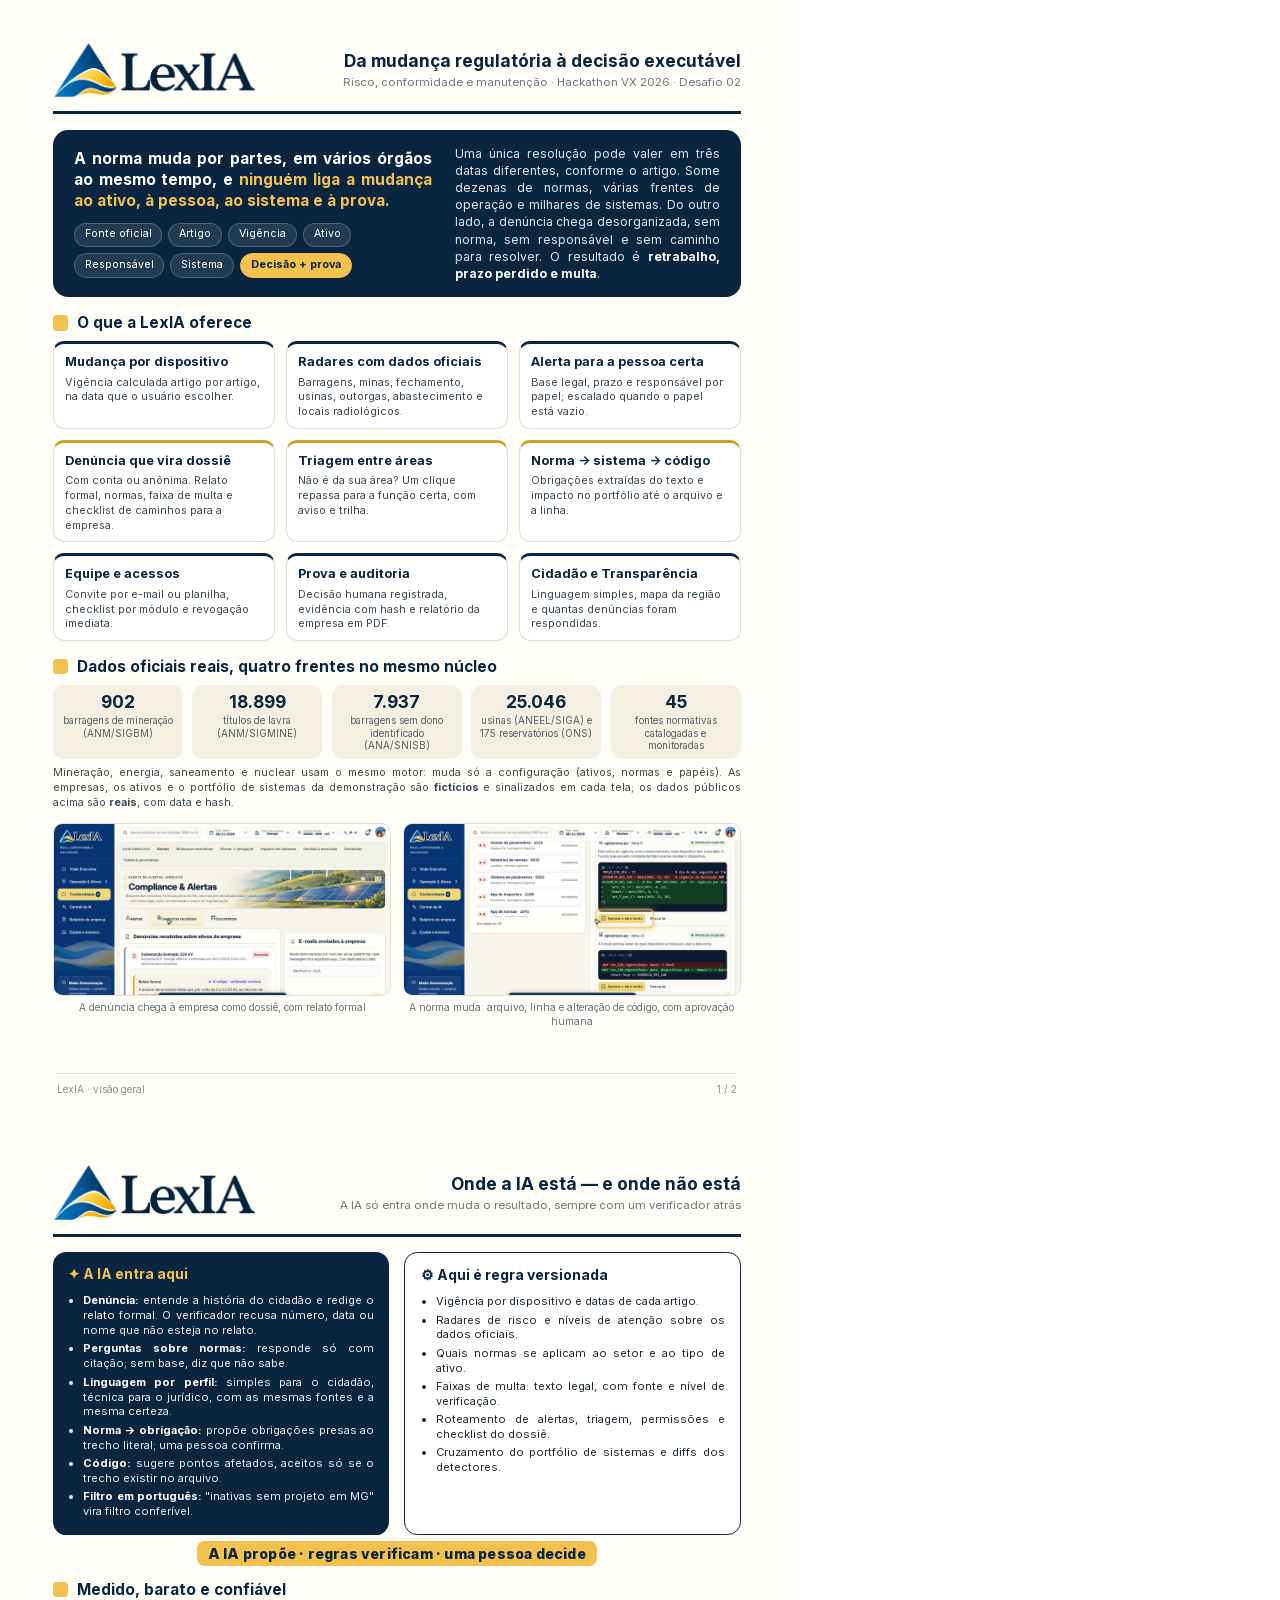
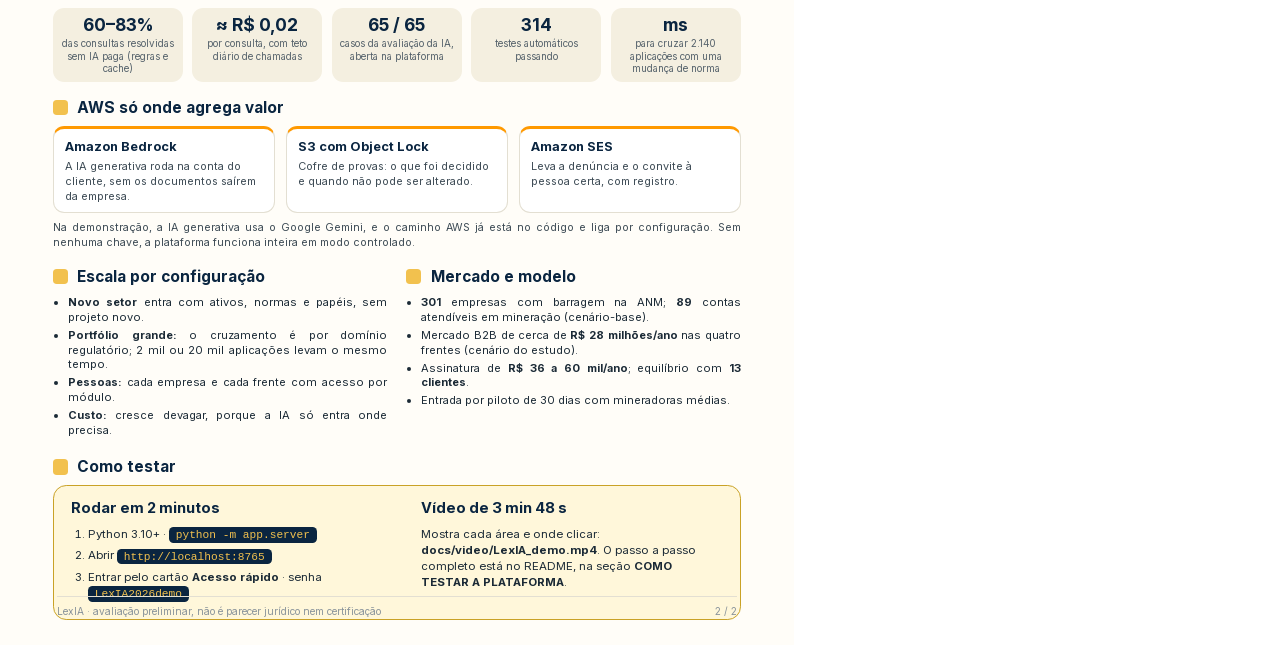
<file: docs/visao_geral/LexIA_Visao_Geral.html>
<!DOCTYPE html>
<html lang="pt-BR"><head><meta charset="utf-8"><title>LexIA — Visão geral</title>
<style>
@font-face{font-family:Inter;src:url('../../web/fonts/InterVariable.woff2') format('woff2');font-weight:100 900}
@page{size:A4;margin:0}
*{box-sizing:border-box}
body{margin:0;font-family:Inter,Arial,sans-serif;color:#1B2A36;font-size:9.2pt;line-height:1.4;-webkit-print-color-adjust:exact;print-color-adjust:exact}
.page{width:210mm;height:297mm;padding:11mm 14mm 14mm;position:relative;overflow:hidden;page-break-after:always;background:#FFFDF8}
.page:last-child{page-break-after:auto}
p,li{text-align:justify;hyphens:auto}
.top{display:flex;align-items:center;justify-content:space-between;border-bottom:3px solid #0A2540;padding-bottom:3.5mm;margin-bottom:4mm}
.top img{height:15mm}
.top .tag{text-align:right}.top .tag b{display:block;font-size:13pt;color:#0A2540}.top .tag span{color:#6A7680;font-size:8.6pt}
h2{font-size:11.5pt;color:#0A2540;margin:4mm 0 2mm;display:flex;align-items:center;gap:2.5mm}
h2::before{content:"";width:4mm;height:4mm;border-radius:1mm;background:#F2C14E;display:inline-block}
.dor{background:#0A2540;color:#fff;border-radius:4mm;padding:4mm 5.5mm;display:grid;grid-template-columns:1.35fr 1fr;gap:6mm;align-items:center}
.dor p{margin:0;color:#DCE6F2}.dor b{color:#fff}
.dor .big{font-size:11.5pt;line-height:1.35;color:#fff;font-weight:700}.dor .big em{color:#F2C14E;font-style:normal}
.cadeia{display:flex;flex-wrap:wrap;gap:1.6mm;margin-top:3mm}
.cadeia span{background:#ffffff1a;border:1px solid #ffffff33;border-radius:10mm;padding:1mm 2.6mm;font-size:8pt;color:#fff}
.cadeia span.g{background:#F2C14E;color:#0A2540;border-color:#F2C14E;font-weight:700}
.grid{display:grid;grid-template-columns:repeat(3,1fr);gap:3mm}
.card{background:#fff;border:1px solid #E3DFD2;border-radius:3mm;padding:2.3mm 3mm;border-top:3px solid #0A2540}
.card p{text-align:left!important}
.card b{display:block;color:#0A2540;font-size:9.6pt;margin-bottom:1mm}
.card p{margin:0;font-size:8.2pt;color:#3D4B55;line-height:1.35}
.card.g{border-top-color:#C9A227}
.nums{display:grid;grid-template-columns:repeat(5,1fr);gap:2.5mm;margin-top:1mm}
.nums div{background:#F4EFE0;border-radius:3mm;padding:2mm 1.6mm;text-align:center}
.nums b{display:block;font-size:13pt;color:#0A2540;line-height:1.1}.nums span{font-size:7.4pt;color:#55626B;display:block;margin-top:.8mm;line-height:1.25}
.foto{display:grid;grid-template-columns:1fr 1fr;gap:3mm;margin-top:3mm}
.foto img{width:100%;height:46mm;object-fit:cover;object-position:top;border-radius:2.5mm;border:1px solid #E3DFD2;display:block}
.foto figcaption{font-size:7.6pt;color:#6A7680;margin-top:1mm;text-align:center}
.foot{position:absolute;left:15mm;right:15mm;bottom:7mm;display:flex;justify-content:space-between;font-size:7.6pt;color:#8A949B;border-top:1px solid #E3DFD2;padding-top:2mm}
.ia{display:grid;grid-template-columns:1fr 1fr;gap:4mm}
.ia .col{border-radius:3.5mm;padding:3.2mm 4mm}
.ia .sim{background:#0A2540;color:#fff}.ia .nao{background:#fff;border:1.5px solid #0A2540}
.ia h3{margin:0 0 2.5mm;font-size:10.5pt;display:flex;align-items:center;gap:2mm}
.ia .sim h3{color:#F2C14E}.ia .nao h3{color:#0A2540}
.ia ul{margin:0;padding-left:4mm}.ia li{margin:.9mm 0;font-size:8.3pt;line-height:1.35}
.ia .sim li{color:#E6EDF6}.ia .sim li b{color:#fff}
.lema{margin:2.5mm 0 0;text-align:center;font-weight:800;color:#0A2540;font-size:10.5pt;letter-spacing:.2px}
.lema span{background:#F2C14E;padding:1mm 3mm;border-radius:2mm}
.aws{display:grid;grid-template-columns:repeat(3,1fr);gap:3mm}
.aws .card{border-top-color:#FF9900}
.two{display:grid;grid-template-columns:1fr 1fr;gap:5mm}
.lista{margin:0;padding-left:4mm}.lista li{margin:.8mm 0;font-size:8.3pt;line-height:1.35}
.teste{background:#FFF7DA;border:1.5px solid #C9A227;border-radius:3.5mm;padding:3mm 4.5mm;display:grid;grid-template-columns:1.1fr 1fr;gap:5mm}
.teste h3{margin:0 0 2mm;color:#0A2540;font-size:11pt}
.teste code{background:#0A2540;color:#F2C14E;padding:.5mm 1.8mm;border-radius:1.2mm;font-size:8.4pt;font-family:Consolas,monospace}
.teste p,.teste li{text-align:left!important}
.teste ol{margin:0;padding-left:4.5mm}.teste li{margin:1.1mm 0;font-size:8.6pt}
.real{font-size:8pt;color:#3D4B55;margin:2mm 0 0}
</style></head><body>

<section class="page">
  <div class="top"><img src="../../web/img/brand/logo-lexia-v6.png" alt="LexIA"><div class="tag"><b>Da mudança regulatória à decisão executável</b><span>Risco, conformidade e manutenção · Hackathon VX 2026 · Desafio 02</span></div></div>

  <div class="dor">
    <div><p class="big">A norma muda por partes, em vários órgãos ao mesmo tempo, e <em>ninguém liga a mudança ao ativo, à pessoa, ao sistema e à prova.</em></p>
      <div class="cadeia"><span>Fonte oficial</span><span>Artigo</span><span>Vigência</span><span>Ativo</span><span>Responsável</span><span>Sistema</span><span class="g">Decisão + prova</span></div></div>
    <p>Uma única resolução pode valer em três datas diferentes, conforme o artigo. Some dezenas de normas, várias frentes de operação e milhares de sistemas. Do outro lado, a denúncia chega desorganizada, sem norma, sem responsável e sem caminho para resolver. O resultado é <b>retrabalho, prazo perdido e multa</b>.</p>
  </div>

  <h2>O que a LexIA oferece</h2>
  <div class="grid">
    <div class="card"><b>Mudança por dispositivo</b><p>Vigência calculada artigo por artigo, na data que o usuário escolher.</p></div>
    <div class="card"><b>Radares com dados oficiais</b><p>Barragens, minas, fechamento, usinas, outorgas, abastecimento e locais radiológicos.</p></div>
    <div class="card"><b>Alerta para a pessoa certa</b><p>Base legal, prazo e responsável por papel; escalado quando o papel está vazio.</p></div>
    <div class="card g"><b>Denúncia que vira dossiê</b><p>Com conta ou anônima. Relato formal, normas, faixa de multa e checklist de caminhos para a empresa.</p></div>
    <div class="card g"><b>Triagem entre áreas</b><p>Não é da sua área? Um clique repassa para a função certa, com aviso e trilha.</p></div>
    <div class="card g"><b>Norma → sistema → código</b><p>Obrigações extraídas do texto e impacto no portfólio até o arquivo e a linha.</p></div>
    <div class="card"><b>Equipe e acessos</b><p>Convite por e-mail ou planilha, checklist por módulo e revogação imediata.</p></div>
    <div class="card"><b>Prova e auditoria</b><p>Decisão humana registrada, evidência com hash e relatório da empresa em PDF.</p></div>
    <div class="card"><b>Cidadão e Transparência</b><p>Linguagem simples, mapa da região e quantas denúncias foram respondidas.</p></div>
  </div>

  <h2>Dados oficiais reais, quatro frentes no mesmo núcleo</h2>
  <div class="nums">
    <div><b>902</b><span>barragens de mineração (ANM/SIGBM)</span></div>
    <div><b>18.899</b><span>títulos de lavra (ANM/SIGMINE)</span></div>
    <div><b>7.937</b><span>barragens sem dono identificado (ANA/SNISB)</span></div>
    <div><b>25.046</b><span>usinas (ANEEL/SIGA) e 175 reservatórios (ONS)</span></div>
    <div><b>45</b><span>fontes normativas catalogadas e monitoradas</span></div>
  </div>
  <p class="real">Mineração, energia, saneamento e nuclear usam o mesmo motor: muda só a configuração (ativos, normas e papéis). As empresas, os ativos e o portfólio de sistemas da demonstração são <b>fictícios</b> e sinalizados em cada tela; os dados públicos acima são <b>reais</b>, com data e hash.</p>

  <div class="foto">
    <figure style="margin:0"><img src="../screenshots/lexia_dossie_empresa.jpg" alt=""><figcaption>A denúncia chega à empresa como dossiê, com relato formal</figcaption></figure>
    <figure style="margin:0"><img src="../screenshots/lexia_impacto_sistemas.jpg" alt=""><figcaption>A norma muda: arquivo, linha e alteração de código, com aprovação humana</figcaption></figure>
  </div>
  <div class="foot"><span>LexIA · visão geral</span><span>1 / 2</span></div>
</section>

<section class="page">
  <div class="top"><img src="../../web/img/brand/logo-lexia-v6.png" alt="LexIA"><div class="tag"><b>Onde a IA está — e onde não está</b><span>A IA só entra onde muda o resultado, sempre com um verificador atrás</span></div></div>

  <div class="ia">
    <div class="col sim"><h3>✦ A IA entra aqui</h3><ul>
      <li><b>Denúncia:</b> entende a história do cidadão e redige o relato formal. O verificador recusa número, data ou nome que não esteja no relato.</li>
      <li><b>Perguntas sobre normas:</b> responde só com citação; sem base, diz que não sabe.</li>
      <li><b>Linguagem por perfil:</b> simples para o cidadão, técnica para o jurídico, com as mesmas fontes e a mesma certeza.</li>
      <li><b>Norma → obrigação:</b> propõe obrigações presas ao trecho literal; uma pessoa confirma.</li>
      <li><b>Código:</b> sugere pontos afetados, aceitos só se o trecho existir no arquivo.</li>
      <li><b>Filtro em português:</b> "inativas sem projeto em MG" vira filtro conferível.</li></ul></div>
    <div class="col nao"><h3>⚙ Aqui é regra versionada</h3><ul>
      <li>Vigência por dispositivo e datas de cada artigo.</li>
      <li>Radares de risco e níveis de atenção sobre os dados oficiais.</li>
      <li>Quais normas se aplicam ao setor e ao tipo de ativo.</li>
      <li>Faixas de multa: texto legal, com fonte e nível de verificação.</li>
      <li>Roteamento de alertas, triagem, permissões e checklist do dossiê.</li>
      <li>Cruzamento do portfólio de sistemas e diffs dos detectores.</li></ul></div>
  </div>
  <p class="lema"><span>A IA propõe · regras verificam · uma pessoa decide</span></p>

  <h2>Medido, barato e confiável</h2>
  <div class="nums">
    <div><b>60–83%</b><span>das consultas resolvidas sem IA paga (regras e cache)</span></div>
    <div><b>≈ R$ 0,02</b><span>por consulta, com teto diário de chamadas</span></div>
    <div><b>65 / 65</b><span>casos da avaliação da IA, aberta na plataforma</span></div>
    <div><b>314</b><span>testes automáticos passando</span></div>
    <div><b>ms</b><span>para cruzar 2.140 aplicações com uma mudança de norma</span></div>
  </div>

  <h2>AWS só onde agrega valor</h2>
  <div class="aws">
    <div class="card"><b>Amazon Bedrock</b><p>A IA generativa roda na conta do cliente, sem os documentos saírem da empresa.</p></div>
    <div class="card"><b>S3 com Object Lock</b><p>Cofre de provas: o que foi decidido e quando não pode ser alterado.</p></div>
    <div class="card"><b>Amazon SES</b><p>Leva a denúncia e o convite à pessoa certa, com registro.</p></div>
  </div>
  <p class="real">Na demonstração, a IA generativa usa o Google Gemini, e o caminho AWS já está no código e liga por configuração. Sem nenhuma chave, a plataforma funciona inteira em modo controlado.</p>

  <div class="two">
    <div><h2>Escala por configuração</h2><ul class="lista">
      <li><b>Novo setor</b> entra com ativos, normas e papéis, sem projeto novo.</li>
      <li><b>Portfólio grande:</b> o cruzamento é por domínio regulatório; 2 mil ou 20 mil aplicações levam o mesmo tempo.</li>
      <li><b>Pessoas:</b> cada empresa e cada frente com acesso por módulo.</li>
      <li><b>Custo:</b> cresce devagar, porque a IA só entra onde precisa.</li></ul></div>
    <div><h2>Mercado e modelo</h2><ul class="lista">
      <li><b>301</b> empresas com barragem na ANM; <b>89</b> contas atendíveis em mineração (cenário-base).</li>
      <li>Mercado B2B de cerca de <b>R$ 28 milhões/ano</b> nas quatro frentes (cenário do estudo).</li>
      <li>Assinatura de <b>R$ 36 a 60 mil/ano</b>; equilíbrio com <b>13 clientes</b>.</li>
      <li>Entrada por piloto de 30 dias com mineradoras médias.</li></ul></div>
  </div>

  <h2>Como testar</h2>
  <div class="teste">
    <div><h3>Rodar em 2 minutos</h3><ol>
      <li>Python 3.10+ · <code>python -m app.server</code></li>
      <li>Abrir <code>http://localhost:8765</code></li>
      <li>Entrar pelo cartão <b>Acesso rápido</b> · senha <code>LexIA2026demo</code></li></ol></div>
    <div><h3>Vídeo de 3 min 48 s</h3><p style="margin:0;font-size:8.6pt">Mostra cada área e onde clicar: <b>docs/video/LexIA_demo.mp4</b>. O passo a passo completo está no README, na seção <b>COMO TESTAR A PLATAFORMA</b>.</p></div>
  </div>
  <div class="foot"><span>LexIA · avaliação preliminar, não é parecer jurídico nem certificação</span><span>2 / 2</span></div>
</section>
</body></html>
</file>
